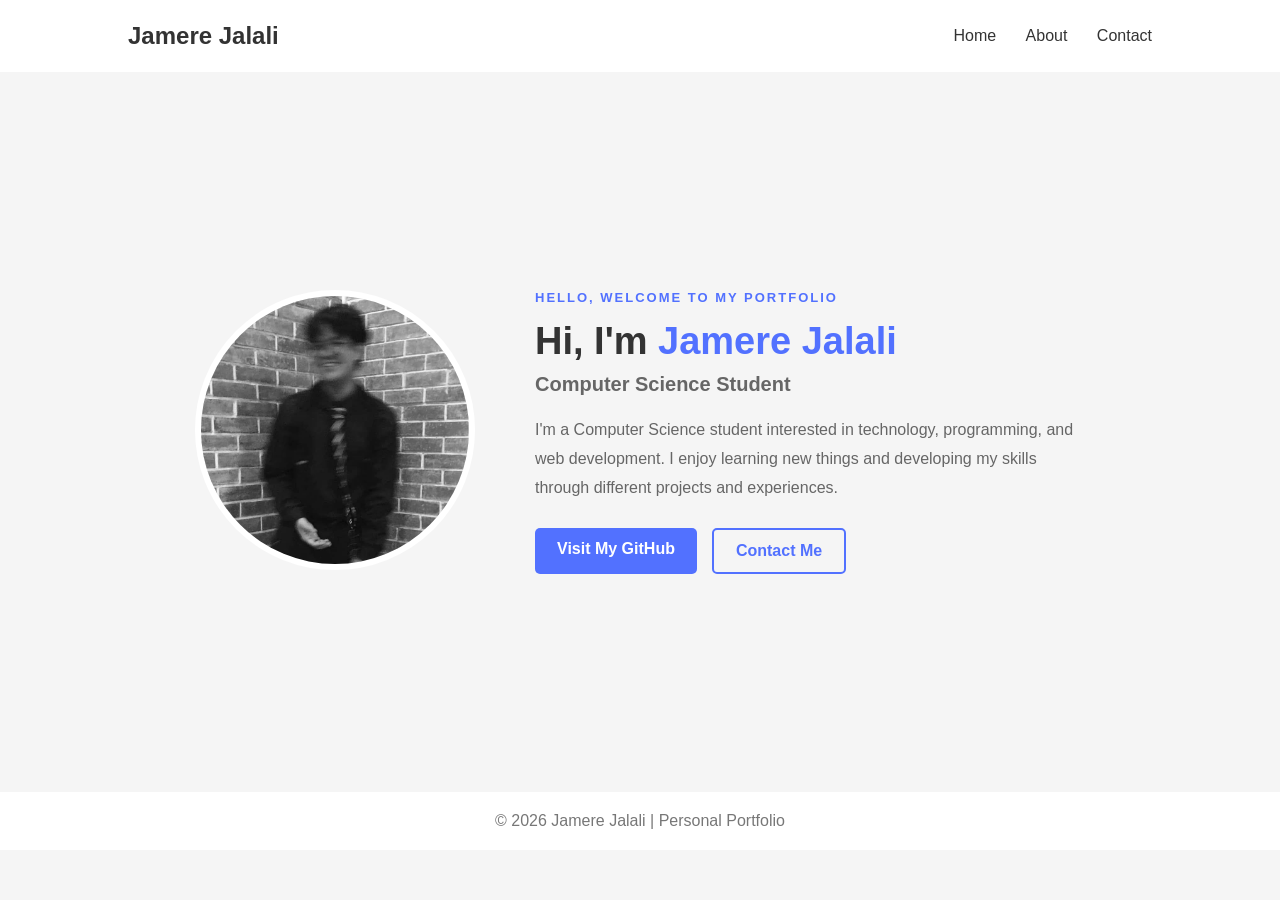
<file: Jalali.html>
<!DOCTYPE html>
<html lang="en">
<head>
    <meta charset="UTF-8">
    <meta name="viewport" content="width=device-width, initial-scale=1.0">
    <title>Jamere Jalali | Portfolio</title>
    <link rel="stylesheet" href="style.css">
</head>
<body>
    <header>
        <h2>Jamere Jalali</h2>
        <nav>
            <a href="#home">Home</a>
            <a href="#about">About</a>
            <a href="#contact">Contact</a>
        </nav>
    </header>

    <main id="home">
        <div class="profile">
            <img src="assets/profile.png" alt="Jamere Jalali">
        </div>

        <section class="intro" id="about">
            <p class="greeting">HELLO, WELCOME TO MY PORTFOLIO</p>
            <h1>Hi, I'm <span>Jamere Jalali</span></h1>
            <h3>Computer Science Student</h3>
            <p class="description">
                I'm a Computer Science student interested in technology,
                programming, and web development. I enjoy learning new things
                and developing my skills through different projects and experiences.
            </p>

            <div class="buttons" id="contact">
                <a href="https://github.com/jmrlvnth-bit" target="_blank" rel="noopener noreferrer"
                   class="btn primary">Visit My GitHub</a>
                <a href="mailto:jmrlvnth@gmail.com" class="btn secondary">Contact Me</a>
            </div>
        </section>
    </main>

    <footer>
        <p>© 2026 Jamere Jalali | Personal Portfolio</p>
    </footer>
</body>
</html>
</file>
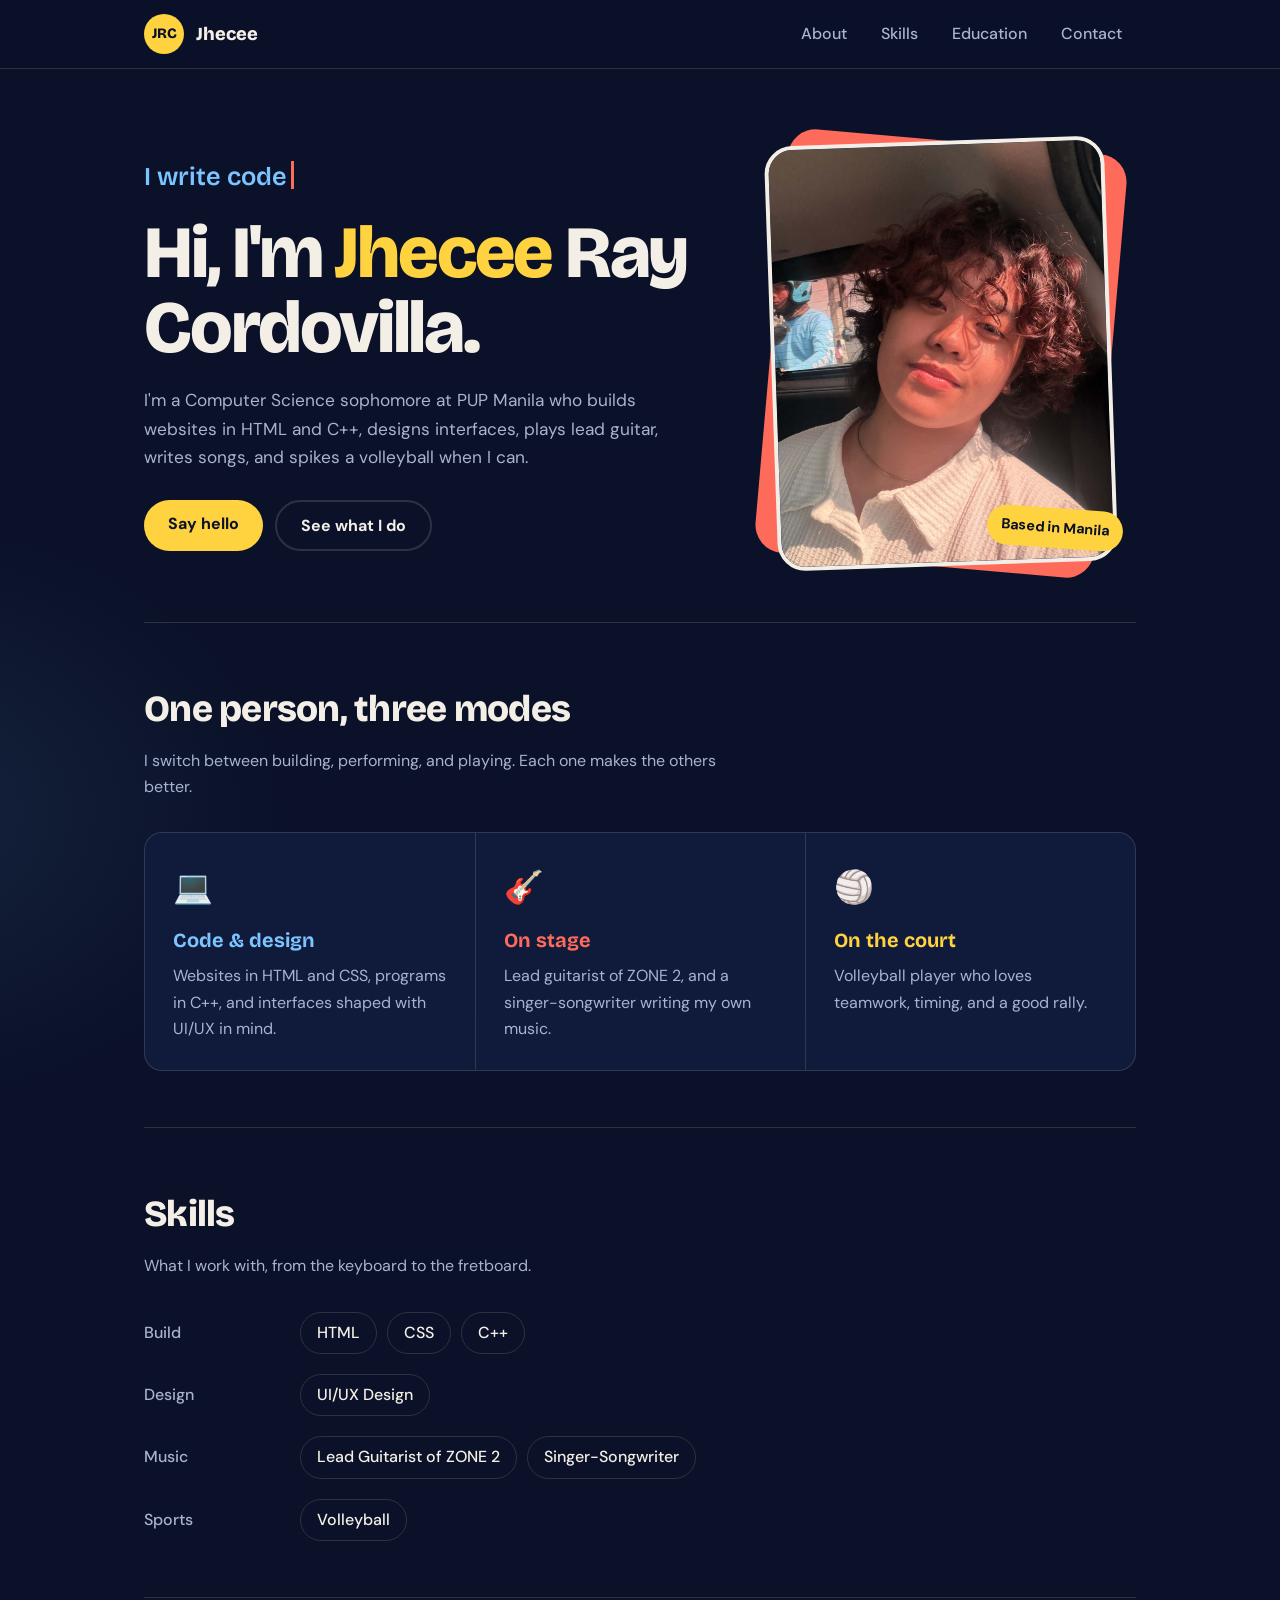
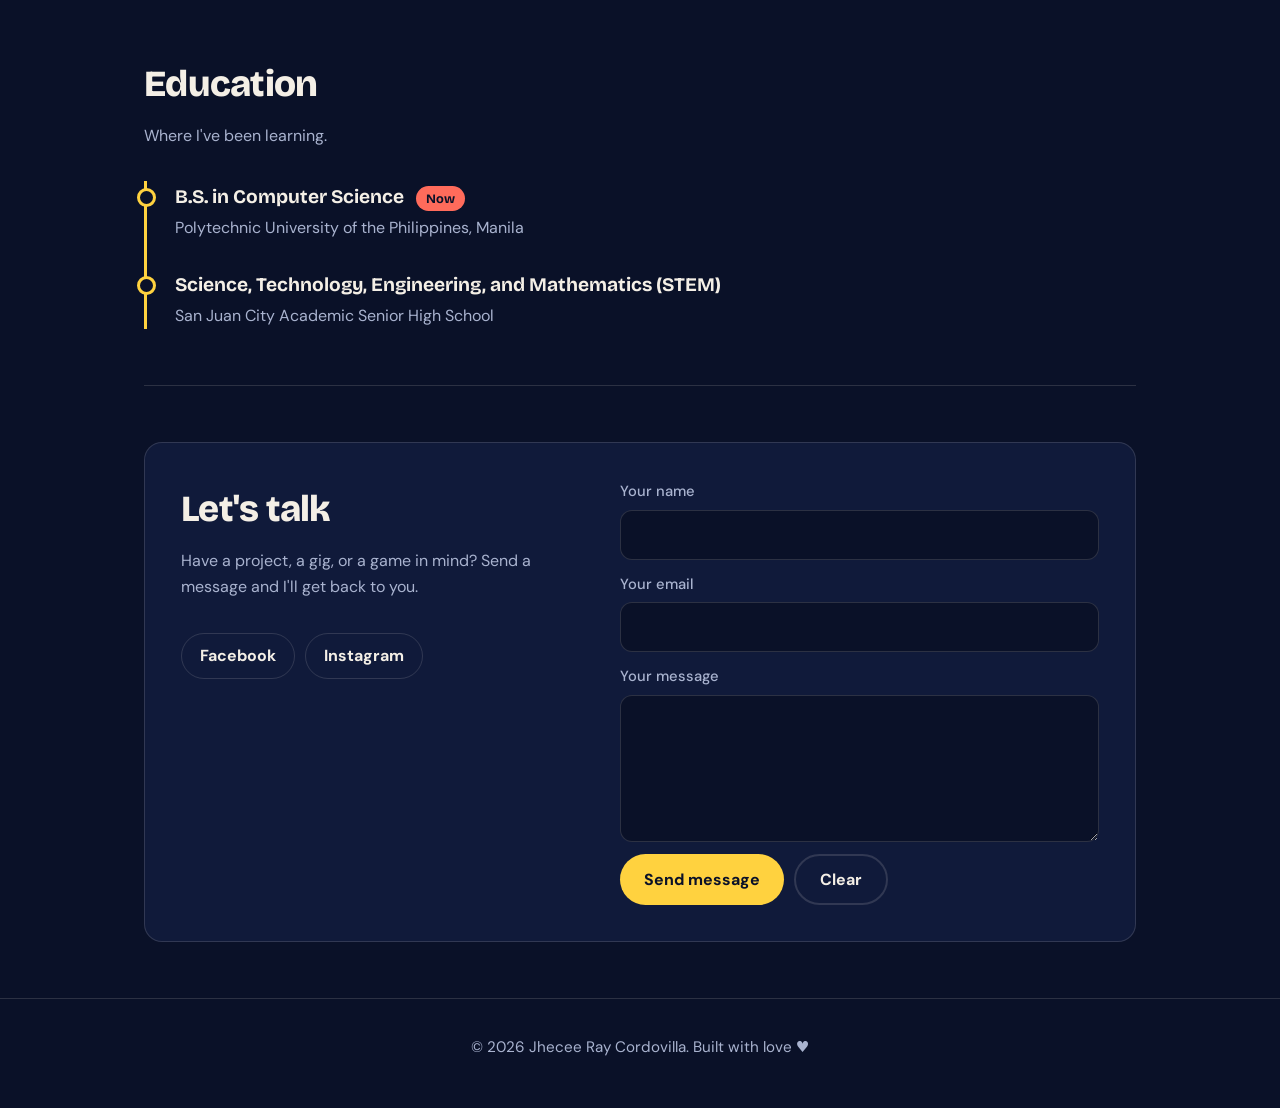
<file: Jhec.html>
<!doctype html>
<html lang="en">
<head>
  <meta charset="utf-8" />
  <meta name="viewport" content="width=device-width, initial-scale=1" />
  <title>Jhecee Ray Cordovilla — CS student, guitarist, volleyball player</title>
  <meta name="description" content="Personal website of Jhecee Ray Cordovilla: Computer Science student at PUP Manila, lead guitarist of ZONE 2, singer-songwriter and volleyball player." />
  <link rel="icon" href="data:image/svg+xml,%3Csvg xmlns='http://www.w3.org/2000/svg' viewBox='0 0 100 100'%3E%3Ctext y='.9em' font-size='90'%3E🏐%3C/text%3E%3C/svg%3E" />
  <link rel="preconnect" href="https://fonts.googleapis.com" />
  <link rel="preconnect" href="https://fonts.gstatic.com" crossorigin />
  <link href="https://fonts.googleapis.com/css2?family=Bricolage+Grotesque:wght@600;800&family=DM+Sans:wght@400;500;700&display=swap" rel="stylesheet" />
  <style>
    :root {
      --navy: #101a3a;
      --navy-deep: #0a1128;
      --court: #1b2a5c;
      --sun: #ffd23f;
      --coral: #ff6b5b;
      --sky: #7cc4ff;
      --cream: #f4efe6;
      --muted: #a9b3cf;
      --line: rgba(244, 239, 230, 0.14);
      --radius: 18px;
      --display: 'Bricolage Grotesque', 'Trebuchet MS', system-ui, sans-serif;
      --body: 'DM Sans', system-ui, -apple-system, 'Segoe UI', Roboto, Arial, sans-serif;
      color-scheme: dark;
    }
    * { box-sizing: border-box; }
    html { scroll-behavior: smooth; scroll-padding-top: 88px; }
    body {
      margin: 0;
      font-family: var(--body);
      line-height: 1.65;
      color: var(--cream);
      background:
        radial-gradient(900px 500px at 85% -10%, rgba(255, 210, 63, 0.12), transparent 60%),
        radial-gradient(700px 500px at -10% 30%, rgba(124, 196, 255, 0.10), transparent 60%),
        var(--navy-deep);
    }
    a { color: inherit; }
    :focus-visible { outline: 3px solid var(--sun); outline-offset: 3px; border-radius: 6px; }
    .wrap { max-width: 1040px; margin: 0 auto; padding: 0 24px; }

    /* Header */
    .site-header {
      position: sticky; top: 0; z-index: 10;
      backdrop-filter: blur(10px);
      background: rgba(10, 17, 40, 0.8);
      border-bottom: 1px solid var(--line);
    }
    .site-header .wrap { display: flex; align-items: center; justify-content: space-between; height: 68px; }
    .brand { display: flex; align-items: center; gap: 12px; text-decoration: none; font-family: var(--display); font-weight: 800; font-size: 1.15rem; }
    .logo {
      width: 40px; height: 40px; border-radius: 50%;
      display: grid; place-items: center;
      background: var(--sun); color: var(--navy-deep);
      font-size: 0.9rem; font-weight: 800;
    }
    nav { display: flex; gap: 6px; }
    nav a { text-decoration: none; padding: 8px 14px; border-radius: 999px; color: var(--muted); font-weight: 500; transition: background .2s, color .2s; }
    nav a:hover { background: var(--line); color: var(--cream); }

    /* Hero */
    .hero { display: grid; grid-template-columns: 1.4fr 1fr; gap: 56px; align-items: center; padding: 72px 0 56px; }
    .hero h1 {
      font-family: var(--display); font-weight: 800;
      font-size: clamp(2.6rem, 6.4vw, 4.6rem);
      line-height: 1.02; letter-spacing: -0.03em;
      margin: 0 0 20px;
    }
    .hero h1 span { color: var(--sun); }
    .rotator { font-family: var(--display); font-weight: 600; font-size: clamp(1.2rem, 2.6vw, 1.6rem); color: var(--sky); min-height: 2.2rem; margin: 0 0 18px; }
    .rotator .caret { display: inline-block; width: 3px; height: 1.1em; background: var(--coral); margin-left: 4px; vertical-align: -0.15em; animation: blink 1s steps(1) infinite; }
    @keyframes blink { 50% { opacity: 0; } }
    .intro { max-width: 52ch; color: var(--muted); font-size: 1.08rem; margin: 0 0 28px; }
    .btns { display: flex; flex-wrap: wrap; gap: 12px; }
    .btn {
      display: inline-block; text-decoration: none; cursor: pointer; border: 0;
      font: 700 1rem var(--body);
      padding: 13px 24px; border-radius: 999px;
      background: var(--sun); color: var(--navy-deep);
      transition: transform .15s, box-shadow .15s;
    }
    .btn:hover { transform: translateY(-2px); box-shadow: 0 8px 0 rgba(255, 210, 63, 0.25); }
    .btn.ghost { background: transparent; color: var(--cream); border: 2px solid var(--line); }
    .btn.ghost:hover { border-color: var(--cream); box-shadow: none; }

    .photo { position: relative; justify-self: center; width: min(100%, 340px); }
    .photo::before {
      content: ""; position: absolute; inset: 0;
      background: var(--coral); border-radius: 28px;
      transform: rotate(5deg);
    }
    .photo img {
      position: relative; display: block; width: 100%; aspect-ratio: 4 / 5;
      object-fit: cover; object-position: top;
      border-radius: 28px; border: 4px solid var(--cream);
      background: var(--court);
      transform: rotate(-2deg);
    }
    .photo .tag {
      position: absolute; right: -12px; bottom: 18px; z-index: 1;
      background: var(--sun); color: var(--navy-deep);
      font-weight: 700; font-size: 0.9rem;
      padding: 8px 14px; border-radius: 999px;
      transform: rotate(4deg);
    }

    /* Sections */
    section { padding: 56px 0; border-top: 1px solid var(--line); }
    h2 { font-family: var(--display); font-weight: 800; font-size: clamp(1.7rem, 3.6vw, 2.3rem); letter-spacing: -0.02em; margin: 0 0 8px; }
    .sub { color: var(--muted); margin: 0 0 32px; max-width: 56ch; }

    .modes { display: grid; grid-template-columns: repeat(3, 1fr); border: 1px solid var(--line); border-radius: var(--radius); overflow: hidden; background: var(--navy); }
    .mode { padding: 28px; }
    .mode + .mode { border-left: 1px solid var(--line); }
    .mode .emoji { font-size: 2rem; display: block; margin-bottom: 10px; }
    .mode h3 { font-family: var(--display); margin: 0 0 6px; font-size: 1.25rem; }
    .mode p { margin: 0; color: var(--muted); }
    .mode.code h3 { color: var(--sky); }
    .mode.stage h3 { color: var(--coral); }
    .mode.court h3 { color: var(--sun); }

    .skill-groups { display: grid; gap: 20px; }
    .skill-row { display: grid; grid-template-columns: 140px 1fr; gap: 16px; align-items: baseline; }
    .skill-row h3 { margin: 0; font-size: 1rem; color: var(--muted); font-weight: 500; }
    .chips { display: flex; flex-wrap: wrap; gap: 10px; }
    .chip { padding: 7px 16px; border-radius: 999px; border: 1.5px solid var(--line); font-weight: 500; transition: border-color .2s, transform .2s; }
    .chip:hover { border-color: var(--sun); transform: translateY(-2px); }

    .timeline { list-style: none; margin: 0; padding: 0 0 0 28px; border-left: 3px solid var(--sun); display: grid; gap: 28px; }
    .timeline li { position: relative; }
    .timeline li::before { content: ""; position: absolute; left: -38px; top: 7px; width: 13px; height: 13px; border-radius: 50%; background: var(--navy-deep); border: 3px solid var(--sun); }
    .timeline h3 { margin: 0; font-family: var(--display); font-size: 1.2rem; }
    .timeline p { margin: 2px 0 0; color: var(--muted); }
    .timeline .now { display: inline-block; margin-left: 8px; font-size: 0.8rem; font-weight: 700; padding: 2px 10px; border-radius: 999px; background: var(--coral); color: var(--navy-deep); vertical-align: middle; }

    /* Contact */
    .contact-box { display: grid; grid-template-columns: 1fr 1.2fr; gap: 40px; background: var(--navy); border: 1px solid var(--line); border-radius: var(--radius); padding: 36px; }
    .socials { display: flex; flex-wrap: wrap; gap: 10px; margin-top: 20px; }
    .socials a { text-decoration: none; padding: 9px 18px; border-radius: 999px; border: 1.5px solid var(--line); font-weight: 700; transition: background .2s, color .2s, border-color .2s; }
    .socials a:hover { background: var(--cream); color: var(--navy-deep); border-color: var(--cream); }
    form { display: grid; gap: 12px; }
    label { font-weight: 500; font-size: 0.92rem; color: var(--muted); display: grid; gap: 6px; }
    input, textarea {
      width: 100%; font: inherit; color: var(--cream);
      padding: 12px 14px; border-radius: 12px;
      border: 1.5px solid var(--line); background: var(--navy-deep);
    }
    input:focus, textarea:focus { outline: none; border-color: var(--sun); box-shadow: 0 0 0 3px rgba(255, 210, 63, 0.25); }
    .form-actions { display: flex; gap: 10px; flex-wrap: wrap; }

    footer { padding: 36px 0 48px; text-align: center; color: var(--muted); font-size: 0.95rem; border-top: 1px solid var(--line); }

    @media (max-width: 860px) {
      .hero { grid-template-columns: 1fr; gap: 40px; padding-top: 48px; }
      .photo { order: -1; width: min(70%, 280px); }
      .modes { grid-template-columns: 1fr; }
      .mode + .mode { border-left: 0; border-top: 1px solid var(--line); }
      .skill-row { grid-template-columns: 1fr; gap: 8px; }
      .contact-box { grid-template-columns: 1fr; padding: 24px; }
      nav a { padding: 8px 10px; }
    }
    @media (prefers-reduced-motion: reduce) {
      html { scroll-behavior: auto; }
      .caret { animation: none !important; }
      .btn, .chip { transition: none; }
    }
  </style>
</head>
<body>
  <header class="site-header">
    <div class="wrap">
      <a class="brand" href="#top" aria-label="Jhecee, back to top">
        <span class="logo" aria-hidden="true">JRC</span>
        <span>Jhecee</span>
      </a>
      <nav aria-label="Main">
        <a href="#about">About</a>
        <a href="#skills">Skills</a>
        <a href="#education">Education</a>
        <a href="#contact">Contact</a>
      </nav>
    </div>
  </header>

  <main id="top" class="wrap">
    <div class="hero">
      <div>
        <p class="rotator" aria-live="off"><span id="rotating">I write code</span><span class="caret" aria-hidden="true"></span></p>
        <h1>Hi, I'm <span>Jhecee</span> Ray Cordovilla.</h1>
        <p class="intro">I'm a Computer Science sophomore at PUP Manila who builds websites in HTML and C++, designs interfaces, plays lead guitar, writes songs, and spikes a volleyball when I can.</p>
        <div class="btns">
          <a class="btn" href="#contact">Say hello</a>
          <a class="btn ghost" href="#skills">See what I do</a>
        </div>
      </div>
      <div class="photo">
        <img src="jhec.jpg" alt="Portrait of Jhecee Ray Cordovilla" />
        <span class="tag">Based in Manila</span>
      </div>
    </div>

    <section id="about">
      <h2>One person, three modes</h2>
      <p class="sub">I switch between building, performing, and playing. Each one makes the others better.</p>
      <div class="modes">
        <div class="mode code">
          <span class="emoji" aria-hidden="true">💻</span>
          <h3>Code &amp; design</h3>
          <p>Websites in HTML and CSS, programs in C++, and interfaces shaped with UI/UX in mind.</p>
        </div>
        <div class="mode stage">
          <span class="emoji" aria-hidden="true">🎸</span>
          <h3>On stage</h3>
          <p>Lead guitarist of ZONE 2, and a singer-songwriter writing my own music.</p>
        </div>
        <div class="mode court">
          <span class="emoji" aria-hidden="true">🏐</span>
          <h3>On the court</h3>
          <p>Volleyball player who loves teamwork, timing, and a good rally.</p>
        </div>
      </div>
    </section>

    <section id="skills">
      <h2>Skills</h2>
      <p class="sub">What I work with, from the keyboard to the fretboard.</p>
      <div class="skill-groups">
        <div class="skill-row">
          <h3>Build</h3>
          <div class="chips"><span class="chip">HTML</span><span class="chip">CSS</span><span class="chip">C++</span></div>
        </div>
        <div class="skill-row">
          <h3>Design</h3>
          <div class="chips"><span class="chip">UI/UX Design</span></div>
        </div>
        <div class="skill-row">
          <h3>Music</h3>
          <div class="chips"><span class="chip">Lead Guitarist of ZONE 2</span><span class="chip">Singer-Songwriter</span></div>
        </div>
        <div class="skill-row">
          <h3>Sports</h3>
          <div class="chips"><span class="chip">Volleyball</span></div>
        </div>
      </div>
    </section>

    <section id="education">
      <h2>Education</h2>
      <p class="sub">Where I've been learning.</p>
      <ol class="timeline">
        <li>
          <h3>B.S. in Computer Science <span class="now">Now</span></h3>
          <p>Polytechnic University of the Philippines, Manila</p>
        </li>
        <li>
          <h3>Science, Technology, Engineering, and Mathematics (STEM)</h3>
          <p>San Juan City Academic Senior High School</p>
        </li>
      </ol>
    </section>

    <section id="contact">
      <div class="contact-box">
        <div>
          <h2>Let's talk</h2>
          <p class="sub">Have a project, a gig, or a game in mind? Send a message and I'll get back to you.</p>
          <div class="socials" aria-label="Social links">
            <a href="https://www.facebook.com/jek.ryce" target="_blank" rel="noopener noreferrer">Facebook</a>
            <a href="https://www.instagram.com/jek_ryce" target="_blank" rel="noopener noreferrer">Instagram</a>
          </div>
        </div>
        <!-- Replace your.email@example.com with your real email, or connect a form service. -->
        <form action="mailto:your.email@example.com" method="post" enctype="text/plain">
          <label>Your name <input type="text" name="name" autocomplete="name" required /></label>
          <label>Your email <input type="email" name="email" autocomplete="email" required /></label>
          <label>Your message <textarea name="message" rows="5" required></textarea></label>
          <div class="form-actions">
            <button class="btn" type="submit">Send message</button>
            <button class="btn ghost" type="reset">Clear</button>
          </div>
        </form>
      </div>
    </section>
  </main>

  <footer>
    <div class="wrap">© <span id="year">2026</span> Jhecee Ray Cordovilla. Built with love ♥</div>
  </footer>

  <script>
    document.getElementById('year').textContent = new Date().getFullYear();

    // One playful moment: the hero line cycles through what I do.
    (function () {
      var el = document.getElementById('rotating');
      var lines = ['I write code', 'I write songs', 'I play the guitar', 'I play volleyball'];
      if (window.matchMedia('(prefers-reduced-motion: reduce)').matches) return;
      var line = 0, ch = lines[0].length, deleting = true;
      function tick() {
        var text = lines[line];
        if (deleting) {
          ch--;
          if (ch <= 0) { deleting = false; line = (line + 1) % lines.length; ch = 0; }
        } else {
          ch++;
          if (ch >= lines[line].length) { deleting = true; el.textContent = lines[line]; return setTimeout(tick, 1800); }
        }
        el.textContent = lines[line].slice(0, ch);
        setTimeout(tick, deleting ? 35 : 70);
      }
      setTimeout(tick, 1800);
    })();
  </script>
</body>
</html>
</file>
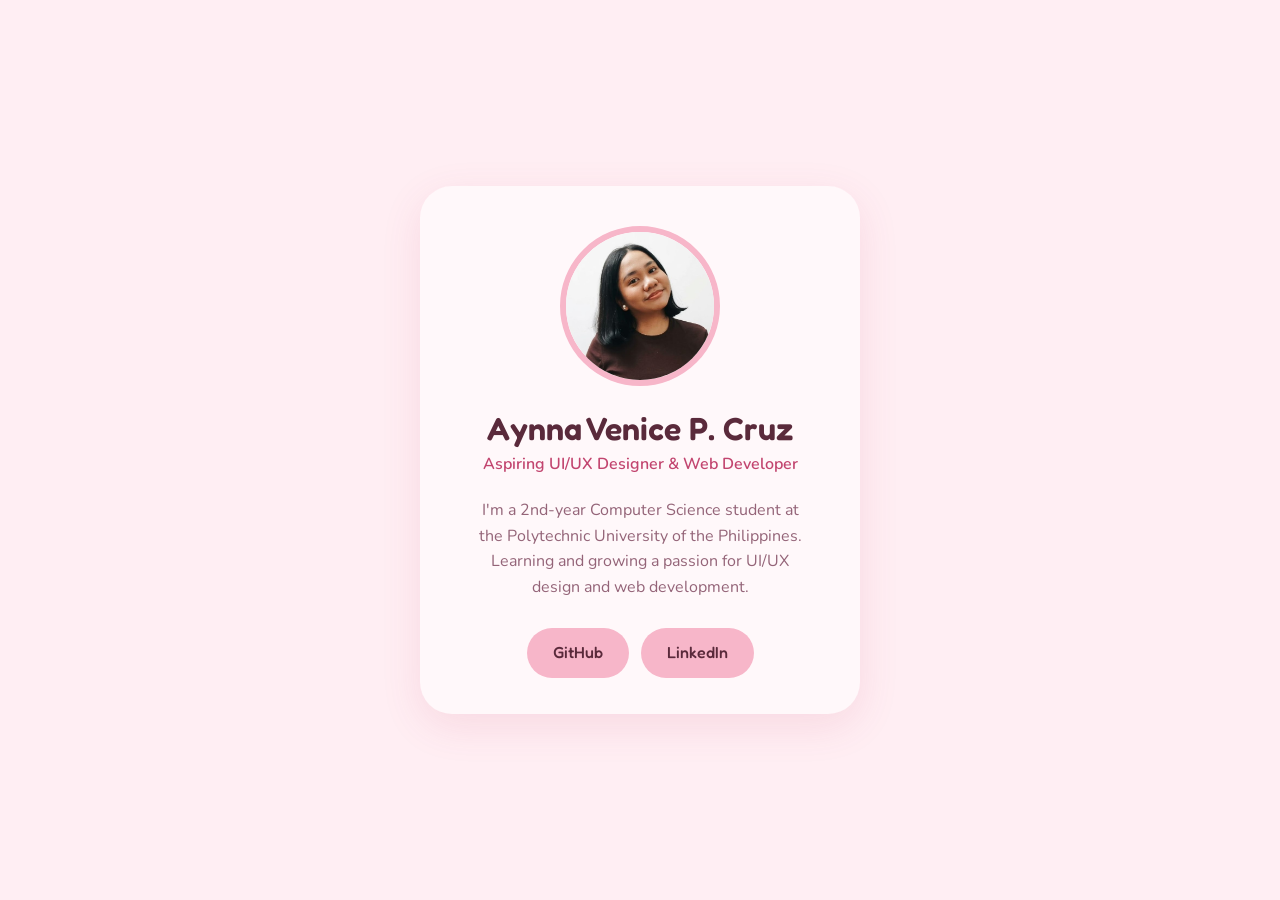
<file: aynna/main.html>
<!DOCTYPE html>
<html lang="en">
<head>
<meta charset="utf-8">
<meta name="viewport" content="width=device-width, initial-scale=1, viewport-fit=cover">
<title>A's PORTFOLIO</title>
<link rel="preconnect" href="https://fonts.googleapis.com">
<link rel="preconnect" href="https://fonts.gstatic.com" crossorigin>
<link href="https://fonts.googleapis.com/css2?family=Fredoka:wght@400;500;600&family=Nunito:wght@400;600&display=swap" rel="stylesheet">
<link rel="stylesheet" href="style.css">
</head>
<body>
<main>
  <div class="photo"><img src="me.jpg" alt="Aynna Venice P. Cruz"></div>  <h1>Aynna Venice P. Cruz</h1>
  <p class="role">Aspiring UI/UX Designer & Web Developer</p>
  <p class="bio">I'm a 2nd-year Computer Science student at the Polytechnic University of the Philippines.
                Learning and growing a passion for UI/UX design and web development.
  </p>
  <nav class="links" aria-label="Profiles">
    <a href="https://github.com/aynnvenice" target="_blank" rel="noopener">GitHub</a>
    <a href="https://www.linkedin.com/in/aynnacruz" target="_blank" rel="noopener">LinkedIn</a>
  </nav>
</main>
</body>
</html>
</file>
<file: style.css>
* {
    margin: 0;
    padding: 0;
    box-sizing: border-box;
    font-family: Arial, sans-serif;
}

html {
    scroll-behavior: smooth;
}

body {
    background-color: #f5f5f5;
    color: #333;
}

header {
    display: flex;
    justify-content: space-between;
    align-items: center;
    padding: 22px 10%;
    background-color: white;
}

header h2 {
    color: #333;
}

nav a {
    text-decoration: none;
    color: #333;
    margin-left: 25px;
}

nav a:hover {
    color: #5271ff;
}

main {
    min-height: 80vh;
    display: flex;
    align-items: center;
    justify-content: center;
    gap: 60px;
    padding: 50px 10%;
}

.profile img {
    width: 280px;
    height: 280px;
    object-fit: cover;
    border-radius: 50%;
    border: 6px solid white;
}

.intro {
    max-width: 550px;
}

.greeting {
    color: #5271ff;
    font-size: 13px;
    font-weight: bold;
    letter-spacing: 2px;
    margin-bottom: 15px;
}

.intro h1 {
    font-size: 38px;
    margin-bottom: 10px;
}

.intro h1 span {
    color: #5271ff;
}

.intro h3 {
    font-size: 20px;
    margin-bottom: 20px;
    color: #666;
}

.description {
    line-height: 1.8;
    color: #666;
    margin-bottom: 25px;
}

.buttons {
    display: flex;
    gap: 15px;
    flex-wrap: wrap;
}

.btn {
    padding: 12px 22px;
    text-decoration: none;
    border-radius: 5px;
    font-weight: bold;
    transition: opacity 0.2s;
}

.primary {
    background-color: #5271ff;
    color: white;
}

.secondary {
    border: 2px solid #5271ff;
    color: #5271ff;
}

.btn:hover {
    opacity: 0.8;
}

footer {
    text-align: center;
    padding: 20px;
    background-color: white;
    color: #777;
}

@media (max-width: 768px) {
    header {
        flex-direction: column;
        gap: 15px;
    }

    nav a {
        margin: 0 10px;
    }

    main {
        flex-direction: column;
        text-align: center;
        gap: 30px;
    }

    .profile img {
        width: 210px;
        height: 210px;
    }

    .intro h1 {
        font-size: 30px;
    }

    .buttons {
        justify-content: center;
    }
}
</file>
<file: aynna/style.css>
:root{
  box-sizing:border-box;
  padding-top:env(safe-area-inset-top,0px);
  padding-bottom:env(safe-area-inset-bottom,0px);
  --bg:#ffeef3;
  --card:#fff8fa;
  --accent:#f7b6c9;
  --accent-strong:#c2456f;
  --text:#5a2a3b;
  --muted:#946478;
  --ring:#f9cddb;
}
@media (prefers-color-scheme: dark){
  :root:not([data-theme="light"]){
    --bg:#3a2430;
    --card:#4a2f3c;
    --accent:#e48fab;
    --accent-strong:#ffc2d6;
    --text:#ffe9f0;
    --muted:#e0b4c3;
    --ring:#6a4455;
  }
}
:root[data-theme="dark"]{
  --bg:#3a2430;--card:#4a2f3c;
  --accent:#e48fab;
  --accent-strong:#ffc2d6;
  --text:#ffe9f0;
  --muted:#e0b4c3;
  --ring:#6a4455;
}
*,*::before,*::after{
    box-sizing:inherit}
html{
    height:100%}
body{
  margin:0;
  min-height:100%;
  background:var(--bg);
  color:var(--text);
  font-family:"Nunito",system-ui,sans-serif;
  line-height:1.6;
  display:flex;
  align-items:center;
  justify-content:center;
  padding:24px;
}
main{
  width:100%;max-width:440px;text-align:center;
  background:var(--card);border-radius:32px;padding:40px 28px 36px;
  box-shadow:0 12px 40px rgba(194,69,111,.12);
}
.photo{
  width:160px;height:160px;border-radius:50%;margin:0 auto 24px;
  background:var(--ring);border:6px solid var(--accent);
  display:flex;align-items:center;justify-content:center;
  overflow:hidden;color:var(--muted);font-size:.9rem;
}
.photo img{
    width:100%;
    height:100%;
    object-fit:cover;
    display:block
}
h1{
    font-family:"Fredoka",system-ui,sans-serif;
    font-weight:600;
    font-size:2rem;
    margin:0 0 4px;
    line-height:1.2
}
.role{
    margin:0 0 20px;
    color:var(--accent-strong);
    font-weight:600}
.bio{margin:0 auto 28px;
    max-width:34ch;
    color:var(--muted)
}
.links{
    display:flex;
    gap:12px;
    justify-content:center;
    flex-wrap:wrap
}
.links a{
  font-family:"Fredoka",system-ui,sans-serif;
  font-weight:500;
  text-decoration:none;
  color:var(--text);
  background:var(--accent);
  padding:12px 26px;
  border-radius:999px;
  transition:transform .15s ease,background .15s ease;
}
.links a:hover{
    transform:translateY(-2px);
    background:var(--accent-strong);
    color:#fff}
.links a:focus-visible{
    outline:3px solid var(--accent-strong);
    outline-offset:3px
}
@media (prefers-reduced-motion:reduce)
{.links a{transition:none}.links a:hover{transform:none}}
</file>
